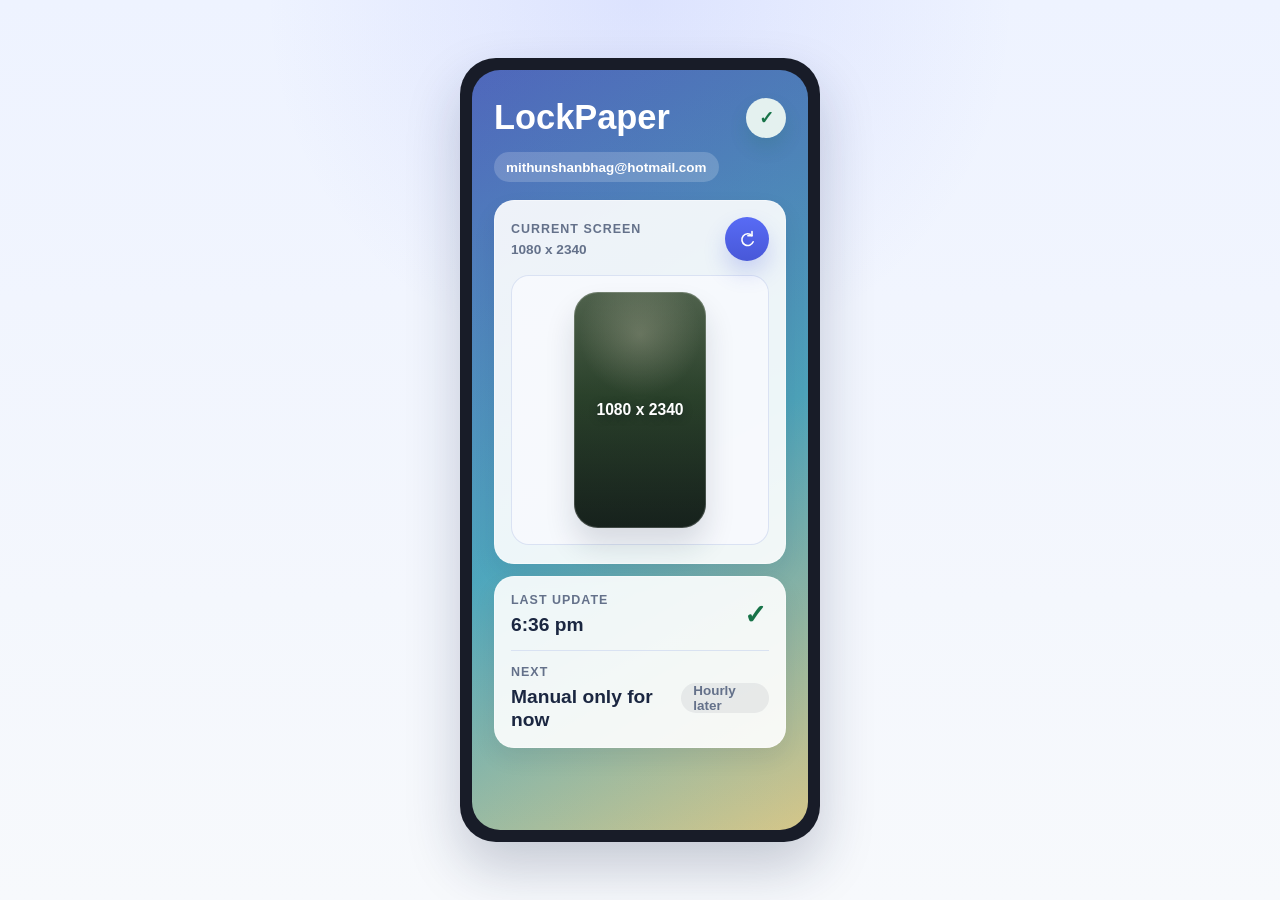
<file: docs/ui-mockups/LockPaperConnected/index.html>
<!DOCTYPE html>
<html lang="en">
<head>
  <meta charset="UTF-8">
  <meta name="viewport" content="width=device-width, initial-scale=1.0">
  <title>LockPaper Connected Mockup</title>
  <link rel="stylesheet" href="styles.css">
</head>
<body>
  <main class="canvas">
    <section class="device-frame" aria-label="LockPaper connected screen mockup">
      <div class="screen">
        <header class="screen-header">
          <div class="heading-row">
            <h1>LockPaper</h1>
            <button class="logout-trigger" type="button" aria-label="Open log out confirmation dialog">✓</button>
          </div>

          <div class="account-bar" aria-label="Connected Microsoft account summary">
            <span class="account-chip" title="mithunshanbhag@hotmail.com">mithunshanbhag@hotmail.com</span>
          </div>
        </header>

        <section class="surface surface--hero" aria-label="Current display summary">
          <div class="surface-head">
            <div>
              <p class="eyebrow">Current screen</p>
              <p class="surface-meta">1080 x 2340</p>
            </div>
            <button class="refresh-fab" type="button" aria-label="Refresh lock screen" title="Refresh lock screen">
              <span class="refresh-fab__icon" aria-hidden="true">
                <svg viewBox="0 0 24 24" focusable="false">
                  <path d="M18 8a7 7 0 1 0 1.4 7.3" />
                  <path d="M18 3v5h-5" />
                </svg>
              </span>
              <span class="refresh-fab__spinner" aria-hidden="true"></span>
            </button>
          </div>

          <div class="display-stage">
            <div class="display-rectangle display-rectangle--phone">1080 x 2340</div>
          </div>
        </section>

        <section class="surface" aria-label="Refresh activity summary">
          <div class="status-row">
            <div>
              <p class="eyebrow">Last update</p>
              <p class="status-primary">6:36 pm</p>
            </div>
            <span class="status-success-icon" aria-label="Last update succeeded">✓</span>
          </div>

          <div class="divider" aria-hidden="true"></div>

          <div class="status-row">
            <div>
              <p class="eyebrow">Next</p>
              <p class="status-primary">Manual only for now</p>
            </div>
            <span class="status-note">Hourly later</span>
          </div>
        </section>
      </div>
    </section>
  </main>

  <dialog class="confirm-dialog" aria-labelledby="logout-dialog-title">
    <form method="dialog" class="dialog-card">
      <h2 id="logout-dialog-title">Log out?</h2>
      <p>This will disconnect LockPaper from OneDrive on this device.</p>
      <div class="dialog-actions">
        <button class="secondary-action" type="submit" value="cancel">Cancel</button>
        <button class="danger-action" type="submit" value="confirm">Log out</button>
      </div>
    </form>
  </dialog>

  <script src="script.js"></script>
</body>
</html>
</file>
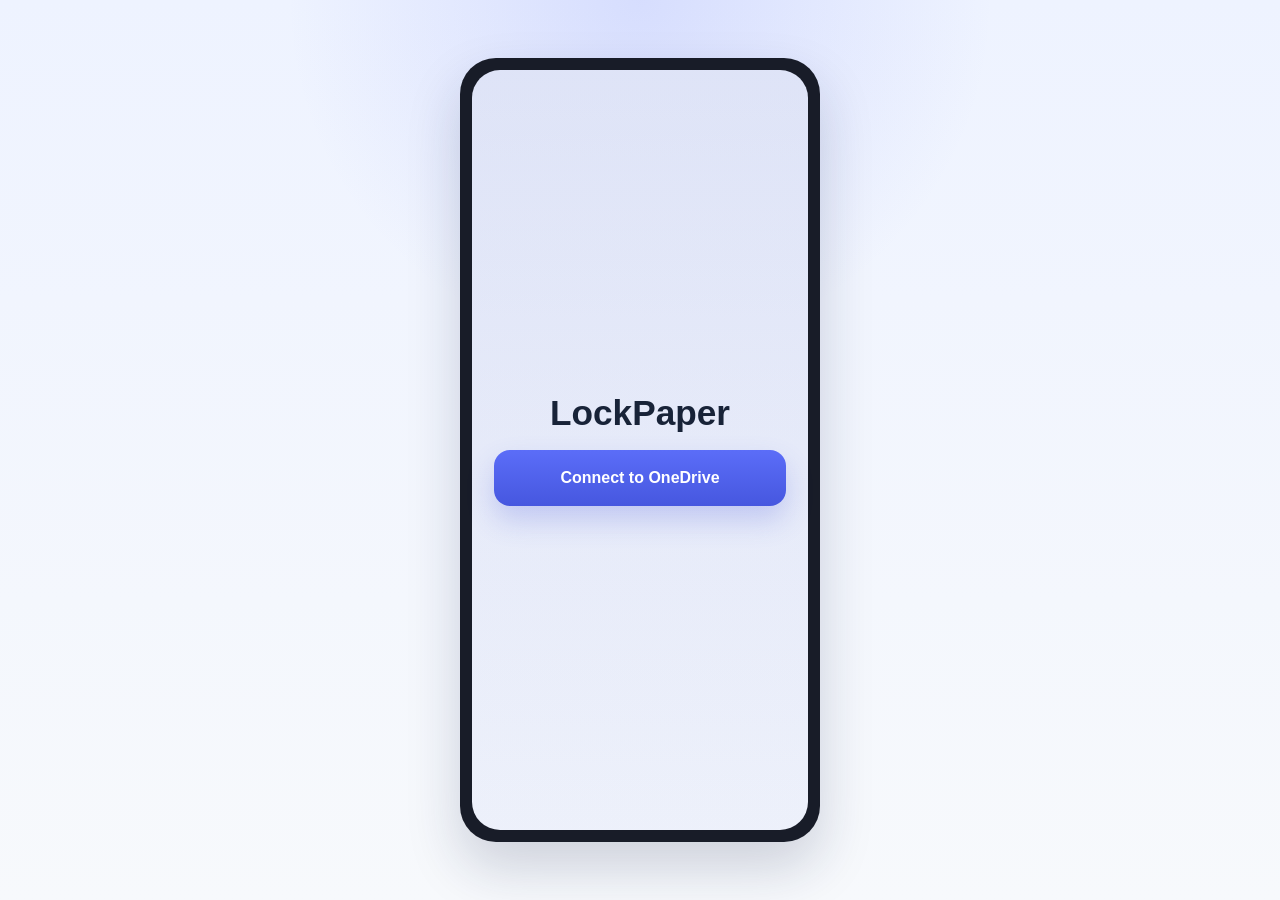
<file: docs/ui-mockups/LockPaperDisconnected/index.html>
<!DOCTYPE html>
<html lang="en">
<head>
  <meta charset="UTF-8">
  <meta name="viewport" content="width=device-width, initial-scale=1.0">
  <title>LockPaper Disconnected Mockup</title>
  <link rel="stylesheet" href="styles.css">
</head>
<body>
  <main class="canvas">
    <section class="device-frame" aria-label="LockPaper disconnected screen mockup">
      <div class="screen">
        <header class="screen-header">
          <h1>LockPaper</h1>
        </header>

        <button class="primary-action" type="button">Connect to OneDrive</button>
      </div>
    </section>
  </main>
</body>
</html>
</file>
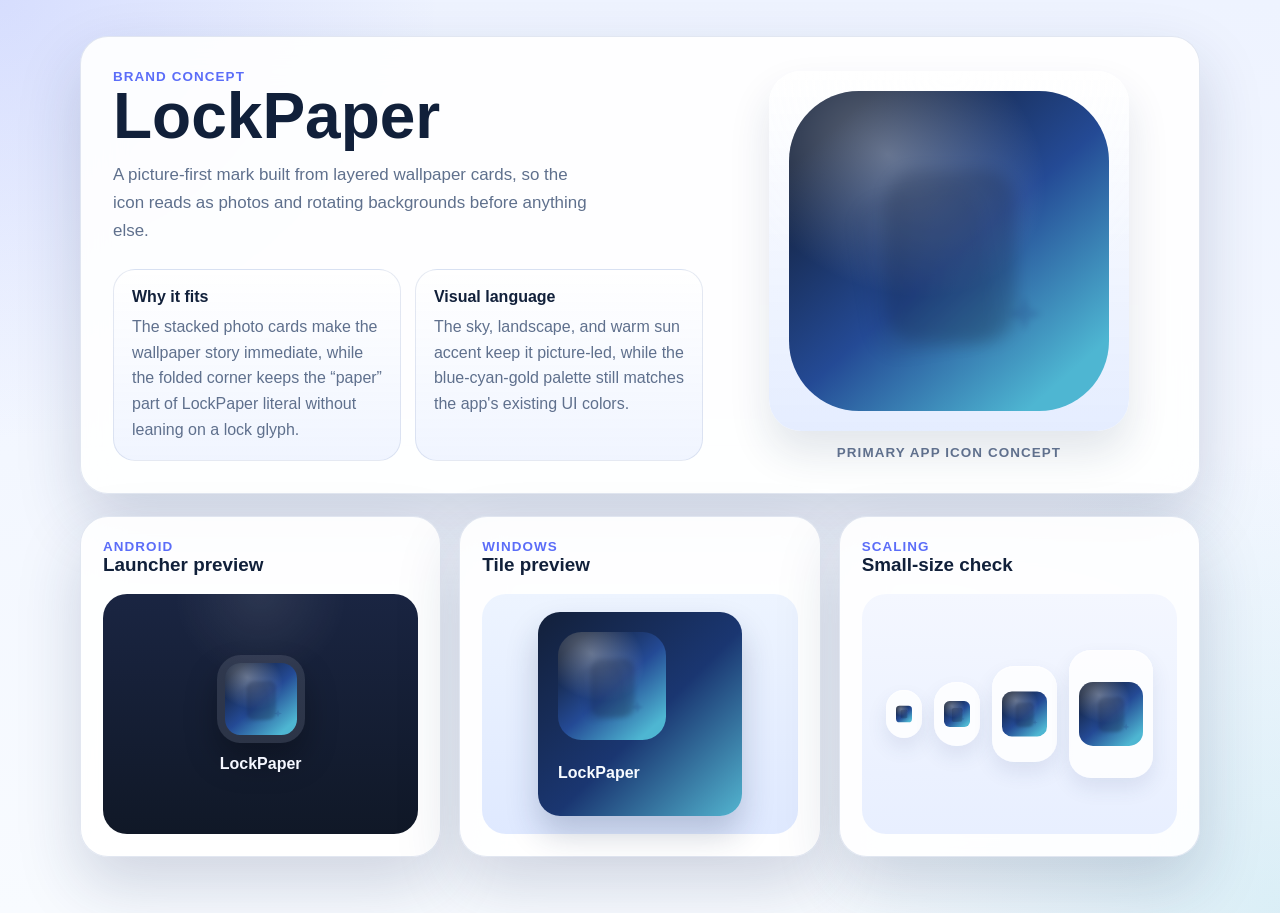
<file: docs/ui-mockups/LockPaperLogoConcept/index.html>
<!DOCTYPE html>
<html lang="en">
<head>
  <meta charset="UTF-8">
  <meta name="viewport" content="width=device-width, initial-scale=1.0">
  <title>LockPaper Logo Concept</title>
  <link rel="stylesheet" href="styles.css">
</head>
<body>
  <main class="page">
    <section class="hero-card" aria-label="LockPaper logo concept preview">
      <div class="hero-copy">
        <p class="eyebrow">Brand concept</p>
        <h1>LockPaper</h1>
        <p class="summary">
          A picture-first mark built from layered wallpaper cards, so the icon reads as photos and rotating backgrounds before anything else.
        </p>

        <div class="concept-points">
          <article class="point">
            <h2>Why it fits</h2>
            <p>
              The stacked photo cards make the wallpaper story immediate, while the folded corner keeps the “paper” part of LockPaper literal without leaning on a lock glyph.
            </p>
          </article>

          <article class="point">
            <h2>Visual language</h2>
            <p>
              The sky, landscape, and warm sun accent keep it picture-led, while the blue-cyan-gold palette still matches the app's existing UI colors.
            </p>
          </article>
        </div>
      </div>

      <div class="hero-art">
        <div class="hero-logo">
          <img src="lockpaper-logo.svg?v=2" alt="LockPaper logo concept">
        </div>
        <p class="caption">Primary app icon concept</p>
      </div>
    </section>

    <section class="surface-grid" aria-label="Logo previews across app surfaces">
      <article class="surface-card">
        <div class="surface-header">
          <p class="surface-label">Android</p>
          <h2>Launcher preview</h2>
        </div>

        <div class="android-surface">
          <div class="android-icon">
            <img src="lockpaper-logo.svg?v=2" alt="">
          </div>
          <p>LockPaper</p>
        </div>
      </article>

      <article class="surface-card">
        <div class="surface-header">
          <p class="surface-label">Windows</p>
          <h2>Tile preview</h2>
        </div>

        <div class="windows-surface">
          <div class="windows-tile">
            <img src="lockpaper-logo.svg?v=2" alt="">
            <span>LockPaper</span>
          </div>
        </div>
      </article>

      <article class="surface-card">
        <div class="surface-header">
          <p class="surface-label">Scaling</p>
          <h2>Small-size check</h2>
        </div>

        <div class="size-row" aria-label="Logo size comparison">
          <div class="size-chip size-48">
            <img src="lockpaper-logo.svg?v=2" alt="">
          </div>
          <div class="size-chip size-64">
            <img src="lockpaper-logo.svg?v=2" alt="">
          </div>
          <div class="size-chip size-96">
            <img src="lockpaper-logo.svg?v=2" alt="">
          </div>
          <div class="size-chip size-128">
            <img src="lockpaper-logo.svg?v=2" alt="">
          </div>
        </div>
      </article>
    </section>
  </main>
</body>
</html>
</file>
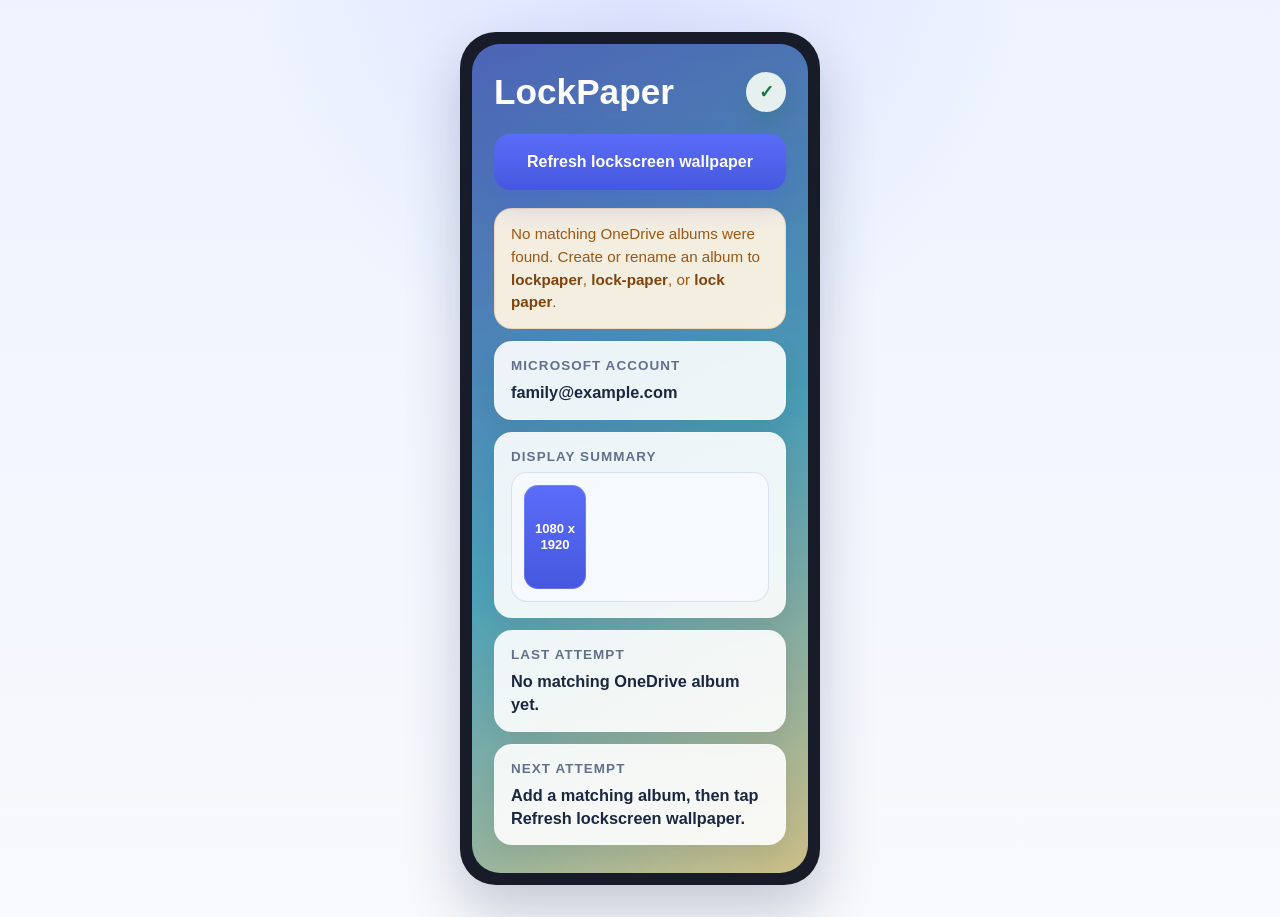
<file: docs/ui-mockups/NoAlbumsFound/index.html>
<!DOCTYPE html>
<html lang="en">
<head>
  <meta charset="UTF-8">
  <meta name="viewport" content="width=device-width, initial-scale=1.0">
  <title>LockPaper No Albums Found Mockup</title>
  <link rel="stylesheet" href="styles.css">
</head>
<body>
  <main class="canvas">
    <section class="device-frame" aria-label="LockPaper no albums found screen mockup">
      <div class="screen">
        <header class="screen-header">
          <div class="heading-row">
            <h1>LockPaper</h1>
            <button class="logout-trigger" type="button" aria-label="Connected to OneDrive">✓</button>
          </div>
        </header>

        <button class="primary-action" type="button">Refresh lockscreen wallpaper</button>

        <section class="feedback-banner" aria-label="No matching albums guidance">
          No matching OneDrive albums were found. Create or rename an album to
          <strong>lockpaper</strong>, <strong>lock-paper</strong>, or <strong>lock paper</strong>.
        </section>

        <section class="status-card">
          <p class="label">Microsoft account</p>
          <p class="value">family@example.com</p>
        </section>

        <section class="status-card">
          <p class="label">Display summary</p>
          <div class="display-summary-panel" aria-label="Connected device display summary">
            <div class="display-previews">
              <article class="display-preview">
                <div class="display-rectangle display-rectangle--primary">1080 x 1920</div>
              </article>
            </div>
          </div>
        </section>

        <section class="status-card">
          <p class="label">Last attempt</p>
          <p class="value">No matching OneDrive album yet.</p>
        </section>

        <section class="status-card">
          <p class="label">Next attempt</p>
          <p class="value">Add a matching album, then tap Refresh lockscreen wallpaper.</p>
        </section>
      </div>
    </section>
  </main>
</body>
</html>
</file>
<file: docs/ui-mockups/LockPaperConnected/styles.css>
:root {
  --frame: #181c28;
  --text: #ffffff;
  --primary: #586bf5;
  --primary-strong: #4858d8;
  --surface: rgba(255, 255, 255, 0.9);
  --surface-border: rgba(255, 255, 255, 0.34);
  --surface-strong: rgba(247, 249, 253, 0.95);
  --text-strong: #1b2741;
  --text-muted: #64718a;
  --success-bg: rgba(241, 251, 245, 0.92);
  --success-text: #177348;
  --success-soft: rgba(23, 115, 72, 0.1);
  --dialog-bg: rgba(255, 255, 255, 0.98);
  --dialog-line: #d8e1f2;
  --danger: #d64545;
  --shadow: 0 26px 54px rgba(23, 36, 72, 0.22);
  --font: "Segoe UI", Arial, sans-serif;
}

* {
  box-sizing: border-box;
}

body {
  margin: 0;
  min-height: 100vh;
  display: grid;
  place-items: center;
  padding: 32px 16px;
  font-family: var(--font);
  background:
    radial-gradient(circle at top, rgba(91, 109, 248, 0.12), transparent 34%),
    linear-gradient(180deg, #eef3ff 0%, #f7f9fc 100%);
}

.canvas {
  display: grid;
  place-items: center;
}

.device-frame {
  width: 360px;
  padding: 12px;
  border-radius: 36px;
  background: var(--frame);
  box-shadow: var(--shadow);
}

.screen {
  min-height: 760px;
  padding: 28px 22px;
  border-radius: 28px;
  background:
    linear-gradient(180deg, rgba(25, 36, 76, 0.2), rgba(25, 36, 76, 0.08)),
    linear-gradient(150deg, #5d78d7 0%, #56b8cc 54%, #e5d48e 100%);
}

.screen-header {
  margin-bottom: 18px;
}

.heading-row,
.surface-head,
.status-row {
  display: flex;
  align-items: center;
  justify-content: space-between;
  gap: 12px;
}

h1,
p {
  margin-top: 0;
}

h1 {
  margin-bottom: 0;
  color: var(--text);
  font-size: 2.15rem;
  line-height: 1.08;
}

.logout-trigger {
  display: inline-flex;
  align-items: center;
  justify-content: center;
  width: 40px;
  height: 40px;
  border: 0;
  border-radius: 999px;
  background: var(--success-bg);
  color: var(--success-text);
  font: inherit;
  font-size: 1.1rem;
  font-weight: 700;
  box-shadow: 0 10px 18px rgba(23, 115, 72, 0.16);
  cursor: pointer;
}

.account-bar {
  display: flex;
  flex-wrap: wrap;
  gap: 8px;
  margin-top: 14px;
}

.account-chip,
.status-note {
  display: inline-flex;
  align-items: center;
  min-height: 30px;
  border-radius: 999px;
  padding: 0 12px;
  font-size: 0.84rem;
  font-weight: 700;
}

.account-chip {
  max-width: 100%;
  background: rgba(255, 255, 255, 0.18);
  color: var(--text);
  overflow: hidden;
  text-overflow: ellipsis;
  white-space: nowrap;
}

.surface {
  padding: 16px;
  border: 1px solid var(--surface-border);
  border-radius: 20px;
  background: var(--surface);
  box-shadow: 0 10px 22px rgba(20, 30, 56, 0.08);
}

.surface + .surface {
  margin-top: 12px;
}

.surface--hero {
  padding: 16px 16px 18px;
}

.eyebrow {
  margin: 0 0 6px;
  color: var(--text-muted);
  font-size: 0.78rem;
  font-weight: 700;
  letter-spacing: 0.08em;
  text-transform: uppercase;
}

.surface-meta {
  margin: 0;
  color: var(--text-muted);
  font-size: 0.85rem;
  font-weight: 700;
}

.refresh-fab {
  display: inline-grid;
  place-items: center;
  width: 44px;
  height: 44px;
  border: 0;
  border-radius: 999px;
  background: linear-gradient(180deg, var(--primary) 0%, var(--primary-strong) 100%);
  color: #ffffff;
  box-shadow: 0 12px 22px rgba(70, 87, 223, 0.22);
  cursor: pointer;
  position: relative;
}

.refresh-fab__icon,
.refresh-fab__spinner {
  grid-area: 1 / 1;
}

.refresh-fab__icon {
  display: inline-grid;
  place-items: center;
}

.refresh-fab svg {
  width: 20px;
  height: 20px;
  stroke: currentColor;
  stroke-width: 1.9;
  stroke-linecap: round;
  stroke-linejoin: round;
  fill: none;
}

.refresh-fab__spinner {
  width: 18px;
  height: 18px;
  border: 2.2px solid rgba(255, 255, 255, 0.34);
  border-top-color: #ffffff;
  border-radius: 999px;
  opacity: 0;
  transform: scale(0.85);
  transition: opacity 120ms ease, transform 120ms ease;
}

.refresh-fab.is-refreshing {
  cursor: default;
}

.refresh-fab.is-refreshing .refresh-fab__icon {
  opacity: 0;
}

.refresh-fab.is-refreshing .refresh-fab__spinner {
  opacity: 1;
  transform: scale(1);
  animation: refresh-spin 0.8s linear infinite;
}

.display-stage {
  margin-top: 14px;
  padding: 16px;
  border: 1px solid rgba(216, 225, 242, 0.92);
  border-radius: 18px;
  background: var(--surface-strong);
  display: grid;
  place-items: center;
}

.display-rectangle {
  display: grid;
  place-items: center;
  padding: 12px;
  border-radius: 24px;
  color: #ffffff;
  font-size: 0.98rem;
  font-weight: 700;
  line-height: 1.25;
  text-align: center;
  text-shadow: 0 2px 10px rgba(16, 24, 40, 0.42);
  box-shadow:
    inset 0 0 0 1px rgba(255, 255, 255, 0.18),
    0 18px 30px rgba(22, 32, 58, 0.14);
}

.display-rectangle--phone {
  width: 132px;
  height: 236px;
  background:
    linear-gradient(180deg, rgba(15, 23, 42, 0.16), rgba(15, 23, 42, 0.3)),
    radial-gradient(circle at 50% 18%, rgba(255, 244, 214, 0.28), transparent 30%),
    linear-gradient(180deg, #5c7053 0%, #324d2b 44%, #1a2617 100%);
}

.status-primary {
  margin: 0;
  color: var(--text-strong);
  font-size: 1.2rem;
  font-weight: 700;
  line-height: 1.2;
}

.status-success-icon {
  display: inline-flex;
  align-items: center;
  justify-content: center;
  min-width: 28px;
  min-height: 28px;
  color: var(--success-text);
  font-size: 1.7rem;
  font-weight: 700;
  line-height: 1;
}

.status-note {
  align-self: center;
  background: rgba(27, 39, 65, 0.07);
  color: var(--text-muted);
}

.divider {
  height: 1px;
  margin: 14px 0;
  background: rgba(216, 225, 242, 0.95);
}

.confirm-dialog {
  width: min(320px, calc(100vw - 32px));
  padding: 0;
  border: 0;
  border-radius: 22px;
  background: transparent;
  box-shadow: 0 28px 48px rgba(18, 28, 48, 0.28);
}

.confirm-dialog::backdrop {
  background: rgba(16, 22, 38, 0.46);
}

.dialog-card {
  padding: 22px;
  border: 1px solid var(--dialog-line);
  border-radius: 22px;
  background: var(--dialog-bg);
}

.dialog-card h2,
.dialog-card p {
  margin-top: 0;
  color: var(--text-strong);
}

.dialog-card h2 {
  margin-bottom: 10px;
  font-size: 1.3rem;
}

.dialog-card p {
  margin-bottom: 18px;
  line-height: 1.6;
}

.dialog-actions {
  display: flex;
  justify-content: flex-end;
  gap: 10px;
}

.secondary-action,
.danger-action {
  min-height: 42px;
  padding: 0 16px;
  border-radius: 12px;
  font: inherit;
  font-weight: 700;
  cursor: pointer;
}

.secondary-action {
  border: 1px solid var(--dialog-line);
  background: #ffffff;
  color: var(--text-strong);
}

.danger-action {
  border: 0;
  background: var(--danger);
  color: #ffffff;
}

@keyframes refresh-spin {
  to {
    transform: rotate(360deg);
  }
}
</file>
<file: docs/ui-mockups/LockPaperDisconnected/styles.css>
:root {
  --bg-start: #eef3ff;
  --bg-end: #f7f9fc;
  --frame: #181c28;
  --text: #182338;
  --primary: #5b6df8;
  --primary-strong: #4657df;
  --shadow: 0 26px 54px rgba(23, 36, 72, 0.18);
  --font: "Segoe UI", Arial, sans-serif;
}

* {
  box-sizing: border-box;
}

body {
  margin: 0;
  min-height: 100vh;
  display: grid;
  place-items: center;
  padding: 32px 16px;
  font-family: var(--font);
  color: var(--text);
  background:
    radial-gradient(circle at top, rgba(91, 109, 248, 0.16), transparent 32%),
    linear-gradient(180deg, var(--bg-start) 0%, var(--bg-end) 100%);
}

.canvas {
  display: grid;
  place-items: center;
}

.device-frame {
  width: 360px;
  padding: 12px;
  border-radius: 36px;
  background: var(--frame);
  box-shadow: var(--shadow);
}

.screen {
  min-height: 760px;
  padding: 28px 22px;
  border-radius: 28px;
  display: flex;
  flex-direction: column;
  justify-content: center;
  background:
    linear-gradient(180deg, rgba(74, 103, 211, 0.18), rgba(74, 103, 211, 0.06)),
    linear-gradient(180deg, #ffffff 0%, #f7f9fd 100%);
}

.screen-header {
  margin-bottom: 18px;
  text-align: center;
}

h1 {
  margin-top: 0;
  margin-bottom: 0;
  font-size: 2.2rem;
  line-height: 1.08;
}

.primary-action {
  width: 100%;
  min-height: 56px;
  border: 0;
  border-radius: 16px;
  background: linear-gradient(180deg, var(--primary) 0%, var(--primary-strong) 100%);
  color: #ffffff;
  font: inherit;
  font-size: 1rem;
  font-weight: 700;
  box-shadow: 0 14px 28px rgba(70, 87, 223, 0.24);
}
</file>
<file: docs/ui-mockups/LockPaperLogoConcept/styles.css>
:root {
  --page-bg: #eef3ff;
  --page-bg-strong: #dfe9ff;
  --ink: #11203a;
  --muted: #5f708d;
  --card-bg: rgba(255, 255, 255, 0.9);
  --card-line: rgba(112, 133, 185, 0.2);
  --android-bg: linear-gradient(180deg, #1a2542 0%, #101827 100%);
  --tile-bg: linear-gradient(135deg, #13203a 0%, #1a3671 54%, #53b5d0 100%);
  --shadow: 0 28px 64px rgba(28, 45, 88, 0.18);
  --font: "Segoe UI", Arial, sans-serif;
}

* {
  box-sizing: border-box;
}

body {
  margin: 0;
  min-height: 100vh;
  padding: 36px 20px 56px;
  font-family: var(--font);
  color: var(--ink);
  background:
    radial-gradient(circle at top left, rgba(91, 109, 248, 0.16), transparent 28%),
    radial-gradient(circle at bottom right, rgba(83, 181, 208, 0.18), transparent 30%),
    linear-gradient(180deg, var(--page-bg) 0%, #f8fbff 100%);
}

.page {
  width: min(1120px, 100%);
  margin: 0 auto;
}

.hero-card,
.surface-card {
  border: 1px solid var(--card-line);
  border-radius: 28px;
  background: var(--card-bg);
  box-shadow: var(--shadow);
  backdrop-filter: blur(20px);
}

.hero-card {
  display: grid;
  grid-template-columns: minmax(0, 1.15fr) minmax(320px, 0.85fr);
  gap: 28px;
  align-items: center;
  padding: 32px;
}

.eyebrow,
.surface-label,
.caption {
  margin: 0;
  font-size: 0.84rem;
  font-weight: 700;
  letter-spacing: 0.08em;
  text-transform: uppercase;
}

.eyebrow,
.surface-label {
  color: #5b6df8;
}

.hero-copy h1,
.hero-copy h2,
.surface-card h2 {
  margin-top: 0;
}

.hero-copy h1 {
  margin-bottom: 12px;
  font-size: clamp(2.4rem, 5vw, 4.2rem);
  line-height: 1.02;
}

.summary {
  max-width: 30rem;
  margin: 0 0 24px;
  color: var(--muted);
  font-size: 1.06rem;
  line-height: 1.65;
}

.concept-points {
  display: grid;
  grid-template-columns: repeat(2, minmax(0, 1fr));
  gap: 14px;
}

.point {
  padding: 18px;
  border: 1px solid rgba(112, 133, 185, 0.18);
  border-radius: 22px;
  background: linear-gradient(180deg, rgba(255, 255, 255, 0.84), rgba(239, 244, 255, 0.92));
}

.point h2 {
  margin-bottom: 8px;
  font-size: 1rem;
}

.point p {
  margin: 0;
  color: var(--muted);
  line-height: 1.6;
}

.hero-art {
  display: grid;
  justify-items: center;
  gap: 14px;
}

.hero-logo {
  width: min(100%, 360px);
  aspect-ratio: 1;
  padding: 20px;
  border-radius: 32px;
  background:
    radial-gradient(circle at top, rgba(255, 255, 255, 0.75), rgba(255, 255, 255, 0) 62%),
    linear-gradient(180deg, rgba(255, 255, 255, 0.82), rgba(226, 235, 255, 0.9));
  box-shadow: inset 0 1px 0 rgba(255, 255, 255, 0.65), 0 22px 42px rgba(27, 47, 91, 0.12);
}

.hero-logo img,
.android-icon img,
.windows-tile img,
.size-chip img {
  display: block;
  width: 100%;
  height: 100%;
}

.caption {
  color: var(--muted);
}

.surface-grid {
  display: grid;
  grid-template-columns: repeat(3, minmax(0, 1fr));
  gap: 18px;
  margin-top: 22px;
}

.surface-card {
  padding: 22px;
}

.surface-header {
  margin-bottom: 18px;
}

.surface-card h2 {
  margin-bottom: 0;
  font-size: 1.18rem;
}

.android-surface,
.windows-surface,
.size-row {
  min-height: 240px;
  border-radius: 24px;
}

.android-surface {
  display: grid;
  justify-items: center;
  align-content: center;
  gap: 12px;
  background:
    radial-gradient(circle at top, rgba(255, 255, 255, 0.08), transparent 30%),
    var(--android-bg);
  color: #f5f7ff;
}

.android-icon {
  width: 88px;
  height: 88px;
  padding: 8px;
  border-radius: 24px;
  background: rgba(255, 255, 255, 0.1);
  box-shadow: 0 18px 32px rgba(0, 0, 0, 0.28);
}

.android-surface p {
  margin: 0;
  font-weight: 600;
}

.windows-surface {
  display: grid;
  place-items: center;
  background: linear-gradient(180deg, #edf4ff 0%, var(--page-bg-strong) 100%);
}

.windows-tile {
  width: 204px;
  min-height: 204px;
  padding: 20px;
  border-radius: 22px;
  background: var(--tile-bg);
  box-shadow: 0 18px 32px rgba(27, 44, 86, 0.22);
}

.windows-tile img {
  width: 108px;
  height: 108px;
}

.windows-tile span {
  display: block;
  margin-top: 24px;
  color: #f7fbff;
  font-size: 1rem;
  font-weight: 600;
}

.size-row {
  display: flex;
  align-items: center;
  justify-content: space-evenly;
  gap: 12px;
  padding: 24px;
  background: linear-gradient(180deg, #f4f7ff 0%, #e8efff 100%);
}

.size-chip {
  display: grid;
  place-items: center;
  padding: 10px;
  border-radius: 22px;
  background: rgba(255, 255, 255, 0.84);
  box-shadow: inset 0 1px 0 rgba(255, 255, 255, 0.8), 0 10px 20px rgba(49, 68, 121, 0.1);
}

.size-48 {
  width: 48px;
  height: 48px;
}

.size-64 {
  width: 64px;
  height: 64px;
}

.size-96 {
  width: 96px;
  height: 96px;
}

.size-128 {
  width: 128px;
  height: 128px;
}

@media (max-width: 980px) {
  .hero-card,
  .surface-grid {
    grid-template-columns: 1fr;
  }

  .hero-art {
    order: -1;
  }
}

@media (max-width: 640px) {
  body {
    padding-inline: 14px;
  }

  .hero-card,
  .surface-card {
    padding: 20px;
  }

  .concept-points {
    grid-template-columns: 1fr;
  }

  .size-row {
    flex-wrap: wrap;
  }
}
</file>
<file: docs/ui-mockups/NoAlbumsFound/styles.css>
:root {
  --frame: #181c28;
  --text: #ffffff;
  --primary: #5b6df8;
  --primary-strong: #4657df;
  --warning-bg: rgba(255, 245, 227, 0.94);
  --warning-line: rgba(240, 154, 67, 0.28);
  --warning-text: #9a5716;
  --card-bg: rgba(255, 255, 255, 0.9);
  --card-line: rgba(255, 255, 255, 0.28);
  --card-text: #1a2740;
  --card-muted: #61708d;
  --success-bg: rgba(242, 251, 245, 0.92);
  --success-text: #177348;
  --shadow: 0 26px 54px rgba(23, 36, 72, 0.22);
  --font: "Segoe UI", Arial, sans-serif;
}

* {
  box-sizing: border-box;
}

body {
  margin: 0;
  min-height: 100vh;
  display: grid;
  place-items: center;
  padding: 32px 16px;
  font-family: var(--font);
  background:
    radial-gradient(circle at top, rgba(91, 109, 248, 0.12), transparent 34%),
    linear-gradient(180deg, #eef3ff 0%, #f7f9fc 100%);
}

.canvas {
  display: grid;
  place-items: center;
}

.device-frame {
  width: 360px;
  padding: 12px;
  border-radius: 36px;
  background: var(--frame);
  box-shadow: var(--shadow);
}

.screen {
  min-height: 760px;
  padding: 28px 22px;
  border-radius: 28px;
  background:
    linear-gradient(180deg, rgba(25, 36, 76, 0.24), rgba(25, 36, 76, 0.12)),
    linear-gradient(150deg, #5d78d7 0%, #56b8cc 54%, #e5d48e 100%);
}

.screen-header {
  margin-bottom: 22px;
}

.heading-row {
  display: flex;
  align-items: center;
  justify-content: space-between;
  gap: 16px;
}

h1,
p {
  margin-top: 0;
}

h1 {
  margin-bottom: 0;
  color: var(--text);
  font-size: 2.2rem;
  line-height: 1.12;
}

.logout-trigger {
  display: inline-flex;
  align-items: center;
  justify-content: center;
  width: 40px;
  height: 40px;
  border: 0;
  border-radius: 999px;
  background: var(--success-bg);
  color: var(--success-text);
  font: inherit;
  font-size: 1.1rem;
  font-weight: 700;
  box-shadow: 0 10px 18px rgba(23, 115, 72, 0.18);
}

.primary-action {
  width: 100%;
  min-height: 56px;
  margin-bottom: 18px;
  border: 0;
  border-radius: 16px;
  background: linear-gradient(180deg, var(--primary) 0%, var(--primary-strong) 100%);
  color: #ffffff;
  font: inherit;
  font-size: 1rem;
  font-weight: 700;
  box-shadow: 0 14px 28px rgba(70, 87, 223, 0.26);
}

.feedback-banner {
  margin-bottom: 12px;
  padding: 14px 16px;
  border: 1px solid var(--warning-line);
  border-radius: 18px;
  background: var(--warning-bg);
  color: var(--warning-text);
  font-size: 0.95rem;
  line-height: 1.5;
}

.feedback-banner strong {
  color: #7d430c;
}

.status-card {
  padding: 16px 16px 15px;
  border: 1px solid var(--card-line);
  border-radius: 18px;
  background: var(--card-bg);
  box-shadow: 0 10px 22px rgba(20, 30, 56, 0.08);
}

.status-card + .status-card {
  margin-top: 12px;
}

.label {
  margin: 0 0 8px;
  color: var(--card-muted);
  font-size: 0.84rem;
  font-weight: 700;
  letter-spacing: 0.08em;
  text-transform: uppercase;
}

.value {
  margin-bottom: 0;
  color: var(--card-text);
  font-size: 1.02rem;
  font-weight: 700;
  line-height: 1.4;
}

.display-summary-panel {
  padding: 12px;
  border: 1px solid rgba(216, 225, 242, 0.96);
  border-radius: 16px;
  background: rgba(247, 249, 253, 0.92);
}

.display-previews {
  display: flex;
  flex-wrap: wrap;
  gap: 12px;
}

.display-preview {
  width: 132px;
}

.display-rectangle {
  display: grid;
  place-items: center;
  padding: 8px;
  border-radius: 14px;
  color: #ffffff;
  font-size: 0.82rem;
  font-weight: 700;
  line-height: 1.2;
  text-align: center;
  box-shadow: inset 0 0 0 1px rgba(255, 255, 255, 0.16);
}

.display-rectangle--primary {
  width: 62px;
  height: 104px;
  background: linear-gradient(180deg, #5b6df8 0%, #4657df 100%);
}
</file>
